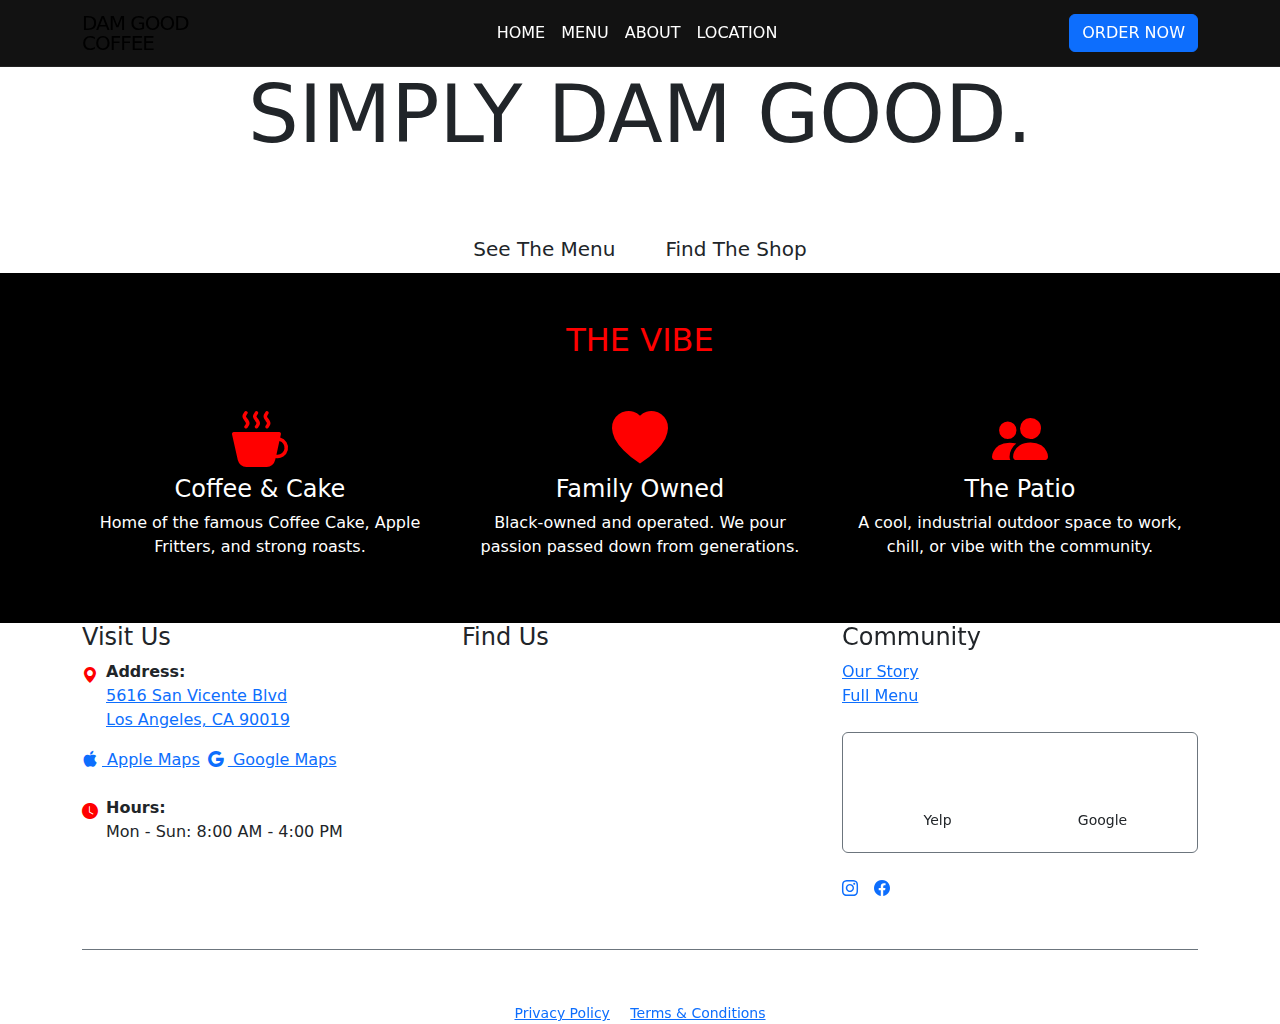
<file: index.html>
<!DOCTYPE html>
<html lang="en">
  <head>
    <meta charset="UTF-8" />
    <meta name="viewport" content="width=device-width, initial-scale=1.0" />
    <meta http-equiv="X-UA-Compatible" content="ie=edge" />
    <title>Dam Good Coffee | Mid-Wilshire's Best Black-Owned Coffee Shop</title>
    <meta
      name="description"
      content="Mid-Wilshire's favorite Black-owned coffee shop. Serving organic espresso, massive coffee cake, and donuts in a cool, industrial patio setting."
    />
    <meta name="keywords" content="coffee shop Los Angeles, Dam Good Coffee, black-owned coffee, Mid-Wilshire coffee, organic espresso, coffee cake, San Vicente Blvd" />
    <meta name="author" content="Dam Good Coffee" />
    <link rel="canonical" href="https://damgoodcoffee.com/" />
    
    <!-- Open Graph / Facebook -->
    <meta property="og:type" content="website" />
    <meta property="og:url" content="https://damgoodcoffee.com/" />
    <meta property="og:title" content="Dam Good Coffee | Mid-Wilshire's Best Black-Owned Coffee Shop" />
    <meta property="og:description" content="Mid-Wilshire's favorite Black-owned coffee shop. Serving organic espresso, massive coffee cake, and donuts in a cool, industrial patio setting." />
    <meta property="og:image" content="https://damgoodcoffee.com/assets/header.jpg" />
    
    <!-- Twitter -->
    <meta property="twitter:card" content="summary_large_image" />
    <meta property="twitter:url" content="https://damgoodcoffee.com/" />
    <meta property="twitter:title" content="Dam Good Coffee | Mid-Wilshire's Best Black-Owned Coffee Shop" />
    <meta property="twitter:description" content="Mid-Wilshire's favorite Black-owned coffee shop. Serving organic espresso, massive coffee cake, and donuts in a cool, industrial patio setting." />
    <meta property="twitter:image" content="https://damgoodcoffee.com/assets/header.jpg" />
    
    <!-- Business Info -->
    <meta name="geo.region" content="US-CA" />
    <meta name="geo.placename" content="Los Angeles" />
    <meta name="geo.position" content="34.062038;-118.352861" />
    <meta name="ICBM" content="34.062038, -118.352861" />

    <link rel="stylesheet" href="styles.css" />

    <script defer src="https://friconix.com/cdn/friconix.js"></script>

    <link
      href="https://cdn.jsdelivr.net/npm/bootstrap@5.3.3/dist/css/bootstrap.min.css"
      rel="stylesheet"
      crossorigin="anonymous"
    />

    <link rel="preconnect" href="https://fonts.googleapis.com" />
    <link rel="preconnect" href="https://fonts.gstatic.com" crossorigin />
    <link
      href="https://fonts.googleapis.com/css2?family=Anton&family=Poppins:wght@600;700;800&family=Montserrat:wght@300;400;600;700&display=swap"
      rel="stylesheet"
    />

    <link
      rel="stylesheet"
      href="https://cdn.jsdelivr.net/npm/bootstrap-icons@1.11.3/font/bootstrap-icons.min.css"
    />
  </head>
  <body class="dark-mode">
    <nav class="navbar navbar-expand-lg sticky-top">
      <div class="container">
        <a class="navbar-brand logo-font" href="index.html"
          >DAM GOOD<br />COFFEE</a
        >

        <button
          class="navbar-toggler navbar-dark"
          type="button"
          data-bs-toggle="collapse"
          data-bs-target="#navbarContent"
          aria-label="Toggle navigation"
        >
          <span class="navbar-toggler-icon navbar-toggler-inverted"></span>
        </button>

        <div class="collapse navbar-collapse" id="navbarContent">
          <ul class="navbar-nav mx-auto align-items-center">
            <li class="nav-item">
              <a class="nav-link active" href="index.html">Home</a>
            </li>
            <li class="nav-item">
              <a class="nav-link" href="menu.html">Menu</a>
            </li>
            <li class="nav-item">
              <a class="nav-link" href="about.html">About</a>
            </li>
            <li class="nav-item">
              <a class="nav-link" href="#contact">Location</a>
            </li>
          </ul>
          <button
            class="btn btn-primary"
            onclick="window.location.href='#contact'"
          >
            ORDER NOW
          </button>
        </div>
      </div>
    </nav>

    <header class="hero">
      <div class="hero-overlay"></div>
      <div class="container hero-content text-center">
        <h1 class="display-1 logo-font">SIMPLY DAM GOOD.</h1>
        <p class="lead mb-4 text-white">
          Mid-Wilshire's favorite Black-owned coffee spot.
        </p>
        <div class="d-flex justify-content-center gap-3">
          <button
            class="btn btn-red btn-lg"
            onclick="window.location.href='menu.html'"
          >
            See The Menu
          </button>
          <button
            class="btn btn-outline-white btn-lg"
            onclick="window.location.href='#contact'"
          >
            Find The Shop
          </button>
        </div>
      </div>
    </header>

    <section class="py-5 bg-black text-white position-relative">
      <div class="container text-center position-relative z-2">
        <h2 class="mb-5 section-title-white logo-font text-red">THE VIBE</h2>
        <div class="row g-4">
          <div class="col-md-4">
            <div class="feature-card h-100">
              <i class="bi bi-cup-hot-fill display-4 text-red mb-3"></i>
              <h4 class="logo-font">Coffee & Cake</h4>
              <p class="text-grey">
                Home of the famous Coffee Cake, Apple Fritters, and strong
                roasts.
              </p>
            </div>
          </div>
          <div class="col-md-4">
            <div class="feature-card h-100">
              <i class="bi bi-heart-fill display-4 text-red mb-3"></i>
              <h4 class="logo-font">Family Owned</h4>
              <p class="text-grey">
                Black-owned and operated. We pour passion passed down from
                generations.
              </p>
            </div>
          </div>
          <div class="col-md-4">
            <div class="feature-card h-100">
              <i class="bi bi-people-fill display-4 text-red mb-3"></i>
              <h4 class="logo-font">The Patio</h4>
              <p class="text-grey">
                A cool, industrial outdoor space to work, chill, or vibe with
                the community.
              </p>
            </div>
          </div>
        </div>
      </div>
    </section>

    <footer id="contact" class="footer-section">
      <div class="container">
        <div class="row gy-5">
          <div class="col-md-4">
            <h4 class="footer-heading logo-font">Visit Us</h4>
            <ul class="list-unstyled">
              <li class="mb-4">
                <div class="d-flex align-items-start">
                  <i class="bi bi-geo-alt-fill me-2 mt-1 text-red"></i>
                  <div>
                    <strong>Address:</strong><br />
                    <a href="#" class="contact-link">
                      5616 San Vicente Blvd<br />
                      Los Angeles, CA 90019
                    </a>
                  </div>
                </div>
                <div class="map-buttons mt-3 d-flex gap-2 flex-wrap">
                  <a
                    href="https://maps.apple.com/place?place-id=I1D75FC6639A49CE5&address=5616+San+Vicente+Blvd%2C+Los+Angeles%2C+CA++90019%2C+United+States&coordinate=34.0539704%2C-118.3554223&name=Dam+Good+Coffee&_provider=9902"
                    class="btn-map apple-map"
                    target="_blank"
                    rel="noopener"
                  >
                    <i class="bi bi-apple me-1"></i> Apple Maps
                  </a>
                  <a
                    href="https://www.google.com/maps/place/Dam+Good+Coffee/@34.0539815,-118.3580197,1577m/data=!3m2!1e3!4b1!4m6!3m5!1s0x80c2b976ce0e6f07:0xc114c45b64f78272!8m2!3d34.0539815!4d-118.3554448!16s%2Fg%2F11p12xt2b7!5m1!1e2?entry=ttu&g_ep=EgoyMDI1MTIwOS4wIKXMDSoKLDEwMDc5MjA3MUgBUAM%3D"
                    class="btn-map google-map"
                    target="_blank"
                    rel="noopener"
                  >
                    <i class="bi bi-google me-1"></i> Google Maps
                  </a>
                </div>
              </li>
              <li class="mb-3">
                <div class="d-flex align-items-start">
                  <i class="bi bi-clock-fill me-2 mt-1 text-red"></i>
                  <div>
                    <strong>Hours:</strong><br />
                    Mon - Sun: 8:00 AM - 4:00 PM
                  </div>
                </div>
              </li>
            </ul>
          </div>

          <div class="col-md-4">
            <h4 class="footer-heading logo-font">Find Us</h4>
            <iframe
              class="map-container map-iframe"
              src="https://www.google.com/maps/embed?pb=!1m18!1m12!1m3!1d3305.6!2d-118.3!3d34.0!2m3!1f0!2f0!3f0!3m2!1i1024!2i768!4f13.1!3m3!1m2!1s0x0%3A0x0!2zMzTCsDAzJzE4LjAiTiAxMTjCsDIxJzEwLjAiVw!5e0!3m2!1sen!2sus!4v1234567890"
              width="100%"
              height="200"
              title="Dam Good Coffee Location Map"
              allowfullscreen=""
              loading="lazy"
            >
            </iframe>
          </div>

          <div class="col-md-4">
            <h4 class="footer-heading logo-font">Community</h4>
            <ul class="list-unstyled mb-4">
              <li><a href="about.html" class="footer-link">Our Story</a></li>
              <li><a href="menu.html" class="footer-link">Full Menu</a></li>
            </ul>

            <div class="review-box p-3 border border-secondary rounded">
              <h5 class="mb-2 text-white logo-font">Love the coffee?<br>Leave us a review!</h5>
              <div class="d-flex gap-2">
                <a href="https://www.yelp.com/biz/dam-good-coffee-los-angeles" target="_blank" rel="noopener" class="btn btn-sm btn-yelp w-50">Yelp</a>
                <a href="https://www.google.com/search?q=google+review+dam+good+coffee&rlz=1C5CHFA_en&oq=google+review+dam+good+coffee&gs_lcrp=EgZjaHJvbWUyCQgAEEUYORigATIGCAEQRRhA0gEINDU2NGowajeoAgCwAgA&sourceid=chrome&ie=UTF-8&lqi=Ch1nb29nbGUgcmV2aWV3IGRhbSBnb29kIGNvZmZlZSIFOAGIAQFIx5KyroS1gIAIWh0QABABEAIYABgBGAIiD2RhbSBnb29kIGNvZmZlZZIBC2NvZmZlZV9zaG9wmgEjQ2haRFNVaE5NRzluUzBWSlEwRm5TVU5QTW5aaFQxaDNFQUXgAQD6AQQIARAw#rlimm=13912961045669315186" target="_blank" rel="noopener" class="btn btn-sm btn-google w-50">Google</a>
              </div>
            </div>

            <div class="mt-4 d-flex gap-3 social-icons">
              <a href="https://www.instagram.com/damgoodcoffee_/?hl=en" target="_blank" rel="noopener" aria-label="Visit our Instagram"><i class="bi bi-instagram"></i></a>
              <a href="https://www.facebook.com/littleamsterdamcoffee/" target="_blank" rel="noopener" aria-label="Visit our Facebook"><i class="bi bi-facebook"></i></a>
            </div>
          </div>
        </div>
        <div class="text-center mt-5 pt-4 border-top border-secondary">
          <p class="small text-white-50 mb-2">© 2025 Dam Good Coffee.</p>
          <div class="small">
            <a href="privacy-policy.html" class="footer-link me-3">Privacy Policy</a>
            <a href="terms.html" class="footer-link">Terms & Conditions</a>
          </div>
        </div>
      </div>
    </footer>

    <script
      src="https://cdn.jsdelivr.net/npm/bootstrap@5.3.3/dist/js/bootstrap.bundle.min.js"
      crossorigin="anonymous"
    ></script>
  </body>
</html>
</file>
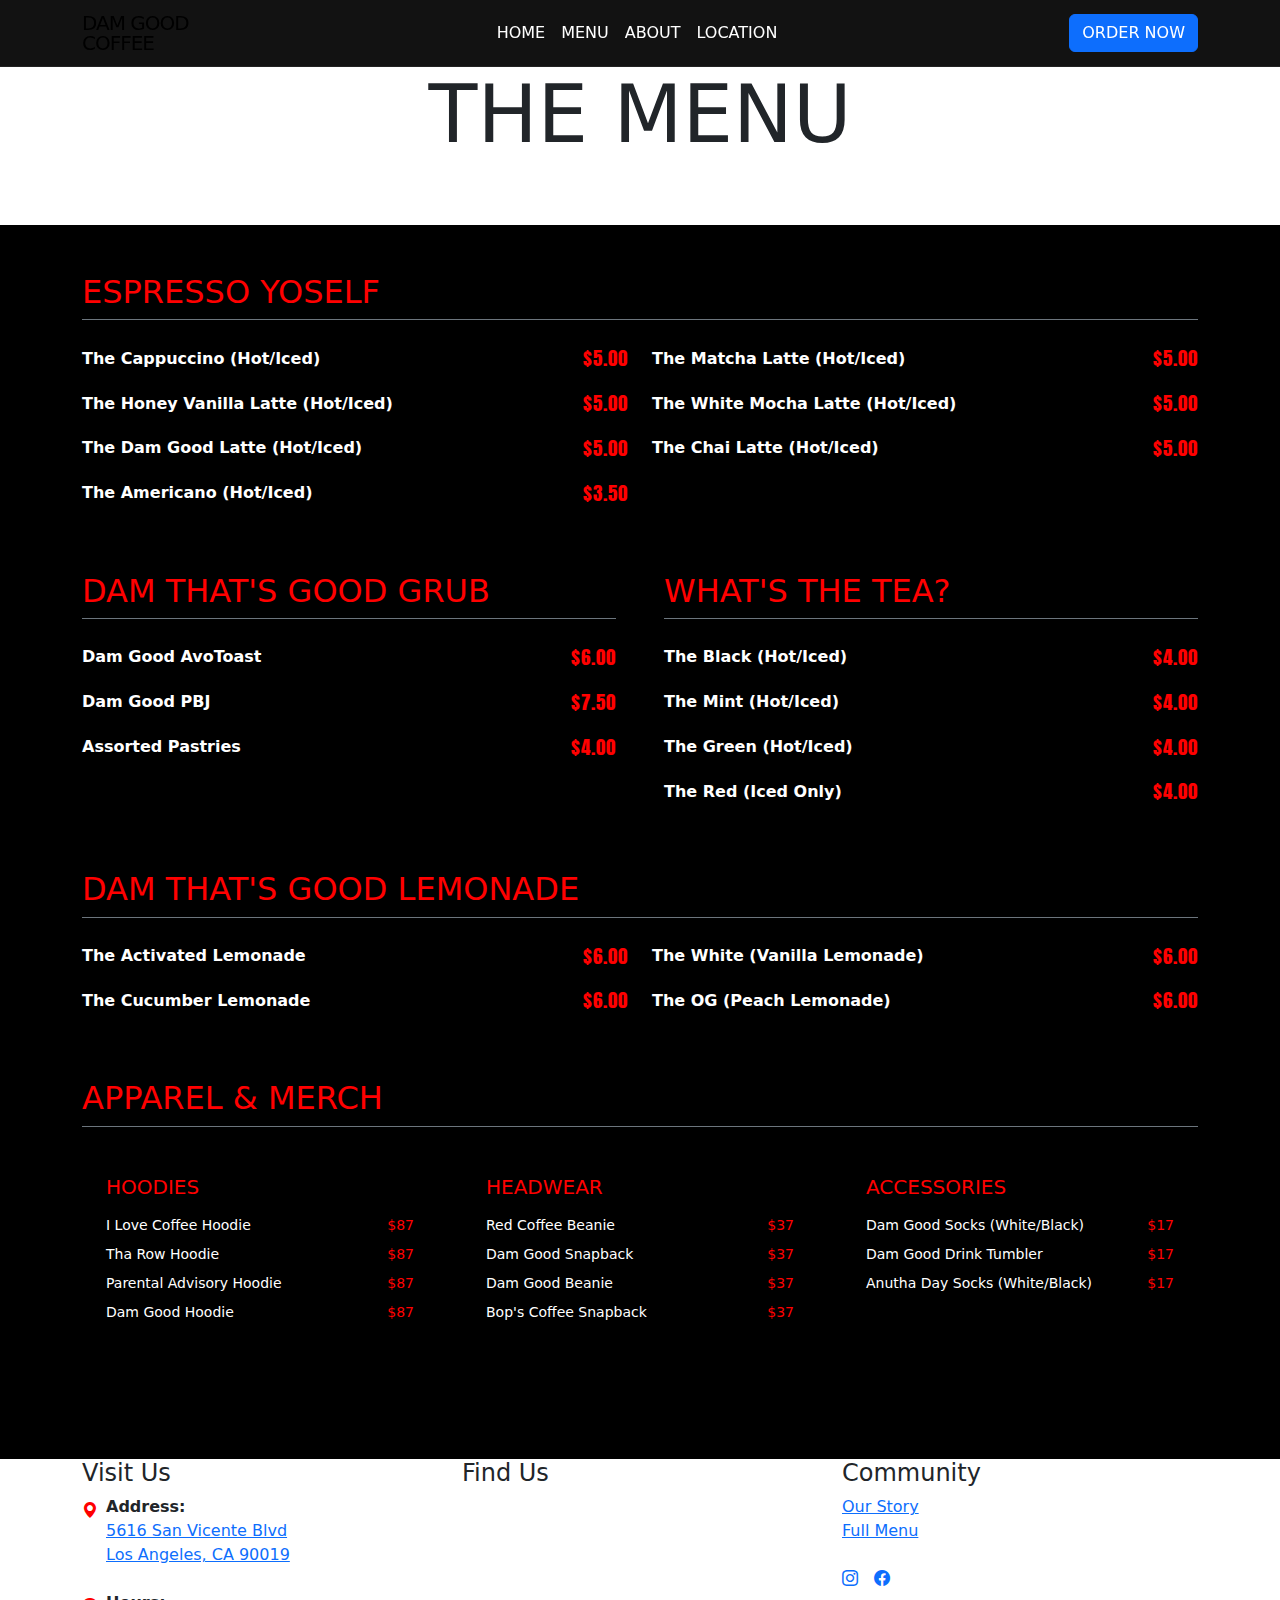
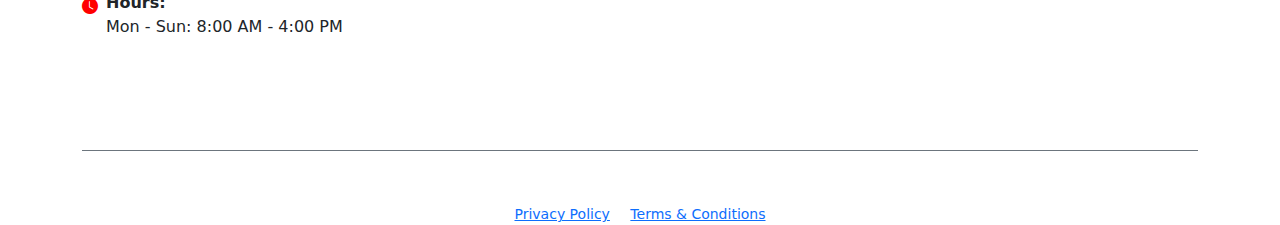
<file: menu.html>
<!DOCTYPE html>
<html lang="en">
  <head>
    <meta charset="UTF-8" />
    <meta name="viewport" content="width=device-width, initial-scale=1.0" />
    <meta http-equiv="X-UA-Compatible" content="ie=edge" />
    <title>Menu | Dam Good Coffee - Organic Espresso & Fresh Pastries</title>
    <meta
      name="description"
      content="Explore our menu. Organic espresso, matcha lattes, fresh pastries, and our exclusive Dam Good merchandise."
    />
    <meta name="keywords" content="coffee menu, espresso drinks, matcha latte, coffee cake, pastries, Dam Good Coffee menu, Los Angeles coffee" />
    <link rel="canonical" href="https://damgoodcoffee.com/menu.html" />
    
    <!-- Open Graph / Facebook -->
    <meta property="og:type" content="website" />
    <meta property="og:url" content="https://damgoodcoffee.com/menu.html" />
    <meta property="og:title" content="Menu | Dam Good Coffee" />
    <meta property="og:description" content="Organic espresso, matcha lattes, fresh pastries, and exclusive Dam Good merchandise." />
    <meta property="og:image" content="https://damgoodcoffee.com/assets/menu-header.jpg" />

    <link rel="stylesheet" href="styles.css" />

    <script defer src="https://friconix.com/cdn/friconix.js"></script>

    <link
      href="https://cdn.jsdelivr.net/npm/bootstrap@5.3.3/dist/css/bootstrap.min.css"
      rel="stylesheet"
      crossorigin="anonymous"
    />

    <link rel="preconnect" href="https://fonts.googleapis.com" />
    <link rel="preconnect" href="https://fonts.gstatic.com" crossorigin />
    <link
      href="https://fonts.googleapis.com/css2?family=Anton&family=Poppins:wght@600;700;800&family=Montserrat:wght@300;400;600;700&display=swap"
      rel="stylesheet"
    />

    <link
      rel="stylesheet"
      href="https://cdn.jsdelivr.net/npm/bootstrap-icons@1.11.3/font/bootstrap-icons.min.css"
    />
  </head>
  <body class="dark-mode">
    <nav class="navbar navbar-expand-lg sticky-top">
      <div class="container">
        <a class="navbar-brand logo-font" href="index.html"
          >DAM GOOD<br />COFFEE</a
        >

        <button
          class="navbar-toggler navbar-dark"
          type="button"
          data-bs-toggle="collapse"
          data-bs-target="#navbarContent"
          aria-label="Toggle navigation"
        >
          <span class="navbar-toggler-icon navbar-toggler-inverted"></span>
        </button>

        <div class="collapse navbar-collapse" id="navbarContent">
          <ul class="navbar-nav mx-auto align-items-center">
            <li class="nav-item">
              <a class="nav-link" href="index.html">Home</a>
            </li>
            <li class="nav-item">
              <a class="nav-link active" href="menu.html">Menu</a>
            </li>
            <li class="nav-item">
              <a class="nav-link" href="about.html">About</a>
            </li>
            <li class="nav-item">
              <a class="nav-link" href="#contact">Location</a>
            </li>
          </ul>
          <button
            class="btn btn-primary"
            onclick="window.location.href='#contact'"
          >
            ORDER NOW
          </button>
        </div>
      </div>
    </nav>

    <header class="hero menu-hero">
      <div class="hero-overlay"></div>
      <div class="container hero-content text-center">
        <h1 class="display-1 logo-font">THE MENU</h1>
        <p class="lead mb-4 text-white">
          Organic Roasts. Fresh Grub. Street Apparel.
        </p>
      </div>
    </header>

    <section class="py-5 bg-black">
      <div class="container">
        <div class="menu-category-wrapper mb-5">
          <h2
            class="logo-font text-red border-bottom border-secondary pb-2 mb-4"
          >
            ESPRESSO YOSELF
          </h2>
          <div class="row g-4">
            <div class="col-md-6">
              <div
                class="menu-item d-flex justify-content-between align-items-center mb-3"
              >
                <span class="text-white fw-bold"
                  >The Cappuccino (Hot/Iced)</span
                >
                <span class="menu-price text-red logo-font">$5.00</span>
              </div>
              <div
                class="menu-item d-flex justify-content-between align-items-center mb-3"
              >
                <span class="text-white fw-bold"
                  >The Honey Vanilla Latte (Hot/Iced)</span
                >
                <span class="menu-price text-red logo-font">$5.00</span>
              </div>
              <div
                class="menu-item d-flex justify-content-between align-items-center mb-3"
              >
                <span class="text-white fw-bold"
                  >The Dam Good Latte (Hot/Iced)</span
                >
                <span class="menu-price text-red logo-font">$5.00</span>
              </div>
              <div
                class="menu-item d-flex justify-content-between align-items-center mb-3"
              >
                <span class="text-white fw-bold">The Americano (Hot/Iced)</span>
                <span class="menu-price text-red logo-font">$3.50</span>
              </div>
            </div>
            <div class="col-md-6">
              <div
                class="menu-item d-flex justify-content-between align-items-center mb-3"
              >
                <span class="text-white fw-bold"
                  >The Matcha Latte (Hot/Iced)</span
                >
                <span class="menu-price text-red logo-font">$5.00</span>
              </div>
              <div
                class="menu-item d-flex justify-content-between align-items-center mb-3"
              >
                <span class="text-white fw-bold"
                  >The White Mocha Latte (Hot/Iced)</span
                >
                <span class="menu-price text-red logo-font">$5.00</span>
              </div>
              <div
                class="menu-item d-flex justify-content-between align-items-center mb-3"
              >
                <span class="text-white fw-bold"
                  >The Chai Latte (Hot/Iced)</span
                >
                <span class="menu-price text-red logo-font">$5.00</span>
              </div>
            </div>
          </div>
        </div>

        <div class="row g-5 mb-5">
          <div class="col-lg-6">
            <h2
              class="logo-font text-red border-bottom border-secondary pb-2 mb-4"
            >
              DAM THAT'S GOOD GRUB
            </h2>
            <div
              class="menu-item d-flex justify-content-between align-items-center mb-3"
            >
              <span class="text-white fw-bold">Dam Good AvoToast</span>
              <span class="menu-price text-red logo-font">$6.00</span>
            </div>
            <div
              class="menu-item d-flex justify-content-between align-items-center mb-3"
            >
              <span class="text-white fw-bold">Dam Good PBJ</span>
              <span class="menu-price text-red logo-font">$7.50</span>
            </div>
            <div
              class="menu-item d-flex justify-content-between align-items-center mb-3"
            >
              <span class="text-white fw-bold">Assorted Pastries</span>
              <span class="menu-price text-red logo-font">$4.00</span>
            </div>
          </div>

          <div class="col-lg-6">
            <h2
              class="logo-font text-red border-bottom border-secondary pb-2 mb-4"
            >
              WHAT'S THE TEA?
            </h2>
            <div
              class="menu-item d-flex justify-content-between align-items-center mb-3"
            >
              <span class="text-white fw-bold">The Black (Hot/Iced)</span>
              <span class="menu-price text-red logo-font">$4.00</span>
            </div>
            <div
              class="menu-item d-flex justify-content-between align-items-center mb-3"
            >
              <span class="text-white fw-bold">The Mint (Hot/Iced)</span>
              <span class="menu-price text-red logo-font">$4.00</span>
            </div>
            <div
              class="menu-item d-flex justify-content-between align-items-center mb-3"
            >
              <span class="text-white fw-bold">The Green (Hot/Iced)</span>
              <span class="menu-price text-red logo-font">$4.00</span>
            </div>
            <div
              class="menu-item d-flex justify-content-between align-items-center mb-3"
            >
              <span class="text-white fw-bold">The Red (Iced Only)</span>
              <span class="menu-price text-red logo-font">$4.00</span>
            </div>
          </div>
        </div>

        <div class="menu-category-wrapper mb-5">
          <h2
            class="logo-font text-red border-bottom border-secondary pb-2 mb-4"
          >
            DAM THAT'S GOOD LEMONADE
          </h2>
          <div class="row">
            <div class="col-md-6">
              <div
                class="menu-item d-flex justify-content-between align-items-center mb-3"
              >
                <span class="text-white fw-bold">The Activated Lemonade</span>
                <span class="menu-price text-red logo-font">$6.00</span>
              </div>
              <div
                class="menu-item d-flex justify-content-between align-items-center mb-3"
              >
                <span class="text-white fw-bold">The Cucumber Lemonade</span>
                <span class="menu-price text-red logo-font">$6.00</span>
              </div>
            </div>
            <div class="col-md-6">
              <div
                class="menu-item d-flex justify-content-between align-items-center mb-3"
              >
                <span class="text-white fw-bold"
                  >The White (Vanilla Lemonade)</span
                >
                <span class="menu-price text-red logo-font">$6.00</span>
              </div>
              <div
                class="menu-item d-flex justify-content-between align-items-center mb-3"
              >
                <span class="text-white fw-bold">The OG (Peach Lemonade)</span>
                <span class="menu-price text-red logo-font">$6.00</span>
              </div>
            </div>
          </div>
        </div>

        <div class="menu-category-wrapper mb-5">
          <h2
            class="logo-font text-red border-bottom border-secondary pb-2 mb-4"
          >
            APPAREL & MERCH
          </h2>
          <div class="row g-4">
            <div class="col-md-4">
              <div class="feature-card h-100 p-4">
                <h5 class="logo-font text-red">HOODIES</h5>
                <ul class="list-unstyled mt-3 text-white small">
                  <li class="d-flex justify-content-between mb-2">
                    <span>I Love Coffee Hoodie</span>
                    <span class="text-red">$87</span>
                  </li>
                  <li class="d-flex justify-content-between mb-2">
                    <span>Tha Row Hoodie</span>
                    <span class="text-red">$87</span>
                  </li>
                  <li class="d-flex justify-content-between mb-2">
                    <span>Parental Advisory Hoodie</span>
                    <span class="text-red">$87</span>
                  </li>
                  <li class="d-flex justify-content-between mb-2">
                    <span>Dam Good Hoodie</span>
                    <span class="text-red">$87</span>
                  </li>
                </ul>
              </div>
            </div>
            <div class="col-md-4">
              <div class="feature-card h-100 p-4">
                <h5 class="logo-font text-red">HEADWEAR</h5>
                <ul class="list-unstyled mt-3 text-white small">
                  <li class="d-flex justify-content-between mb-2">
                    <span>Red Coffee Beanie</span>
                    <span class="text-red">$37</span>
                  </li>
                  <li class="d-flex justify-content-between mb-2">
                    <span>Dam Good Snapback</span>
                    <span class="text-red">$37</span>
                  </li>
                  <li class="d-flex justify-content-between mb-2">
                    <span>Dam Good Beanie</span>
                    <span class="text-red">$37</span>
                  </li>
                  <li class="d-flex justify-content-between mb-2">
                    <span>Bop's Coffee Snapback</span>
                    <span class="text-red">$37</span>
                  </li>
                </ul>
              </div>
            </div>
            <div class="col-md-4">
              <div class="feature-card h-100 p-4">
                <h5 class="logo-font text-red">ACCESSORIES</h5>
                <ul class="list-unstyled mt-3 text-white small">
                  <li class="d-flex justify-content-between mb-2">
                    <span>Dam Good Socks (White/Black)</span>
                    <span class="text-red">$17</span>
                  </li>
                  <li class="d-flex justify-content-between mb-2">
                    <span>Dam Good Drink Tumbler</span>
                    <span class="text-red">$17</span>
                  </li>
                  <li class="d-flex justify-content-between mb-2">
                    <span>Anutha Day Socks (White/Black)</span>
                    <span class="text-red">$17</span>
                  </li>
                </ul>
              </div>
            </div>
          </div>
        </div>
      </div>
    </section>

    <footer id="contact" class="footer-section">
      <div class="container">
        <div class="row gy-5">
          <div class="col-md-4">
            <h4 class="footer-heading logo-font">Visit Us</h4>
            <ul class="list-unstyled">
              <li class="mb-4">
                <div class="d-flex align-items-start">
                  <i class="bi bi-geo-alt-fill me-2 mt-1 text-red"></i>
                  <div>
                    <strong>Address:</strong><br />
                    <a href="#" class="contact-link"
                      >5616 San Vicente Blvd<br />Los Angeles, CA 90019</a
                    >
                  </div>
                </div>
              </li>
              <li class="mb-3">
                <div class="d-flex align-items-start">
                  <i class="bi bi-clock-fill me-2 mt-1 text-red"></i>
                  <div>
                    <strong>Hours:</strong><br />Mon - Sun: 8:00 AM - 4:00 PM
                  </div>
                </div>
              </li>
            </ul>
          </div>
          <div class="col-md-4">
            <h4 class="footer-heading logo-font">Find Us</h4>
            <iframe
              class="map-container map-iframe"
              src="https://www.google.com/maps/embed?pb=!1m18!1m12!1m3!1d3305.6!2d-118.3!3d34.0!2m3!1f0!2f0!3f0!3m2!1i1024!2i768!4f13.1!3m3!1m2!1s0x0%3A0x0!2zMzTCsDAzJzE4LjAiTiAxMTjCsDIxJzEwLjAiVw!5e0!3m2!1sen!2sus!4v1234567890"
              width="100%"
              height="200"
              title="Dam Good Coffee Location Map"
              allowfullscreen=""
              loading="lazy"
            ></iframe>
          </div>
          <div class="col-md-4">
            <h4 class="footer-heading logo-font">Community</h4>
            <ul class="list-unstyled mb-4">
              <li><a href="about.html" class="footer-link">Our Story</a></li>
              <li><a href="menu.html" class="footer-link">Full Menu</a></li>
            </ul>
            <div class="mt-4 d-flex gap-3 social-icons">
              <a href="https://www.instagram.com/damgoodcoffee_/?hl=en" target="_blank" rel="noopener" aria-label="Visit our Instagram"><i class="bi bi-instagram"></i></a>
              <a href="https://www.facebook.com/littleamsterdamcoffee/" target="_blank" rel="noopener" aria-label="Visit our Facebook"><i class="bi bi-facebook"></i></a>
            </div>
          </div>
        </div>
        <div class="text-center mt-5 pt-4 border-top border-secondary">
          <p class="small text-white-50 mb-2">© 2025 Dam Good Coffee.</p>
          <div class="small">
            <a href="privacy-policy.html" class="footer-link me-3">Privacy Policy</a>
            <a href="terms.html" class="footer-link">Terms & Conditions</a>
          </div>
        </div>
      </div>
    </footer>

    <script
      src="https://cdn.jsdelivr.net/npm/bootstrap@5.3.3/dist/js/bootstrap.bundle.min.js"
      crossorigin="anonymous"
    ></script>
  </body>
</html>
</file>
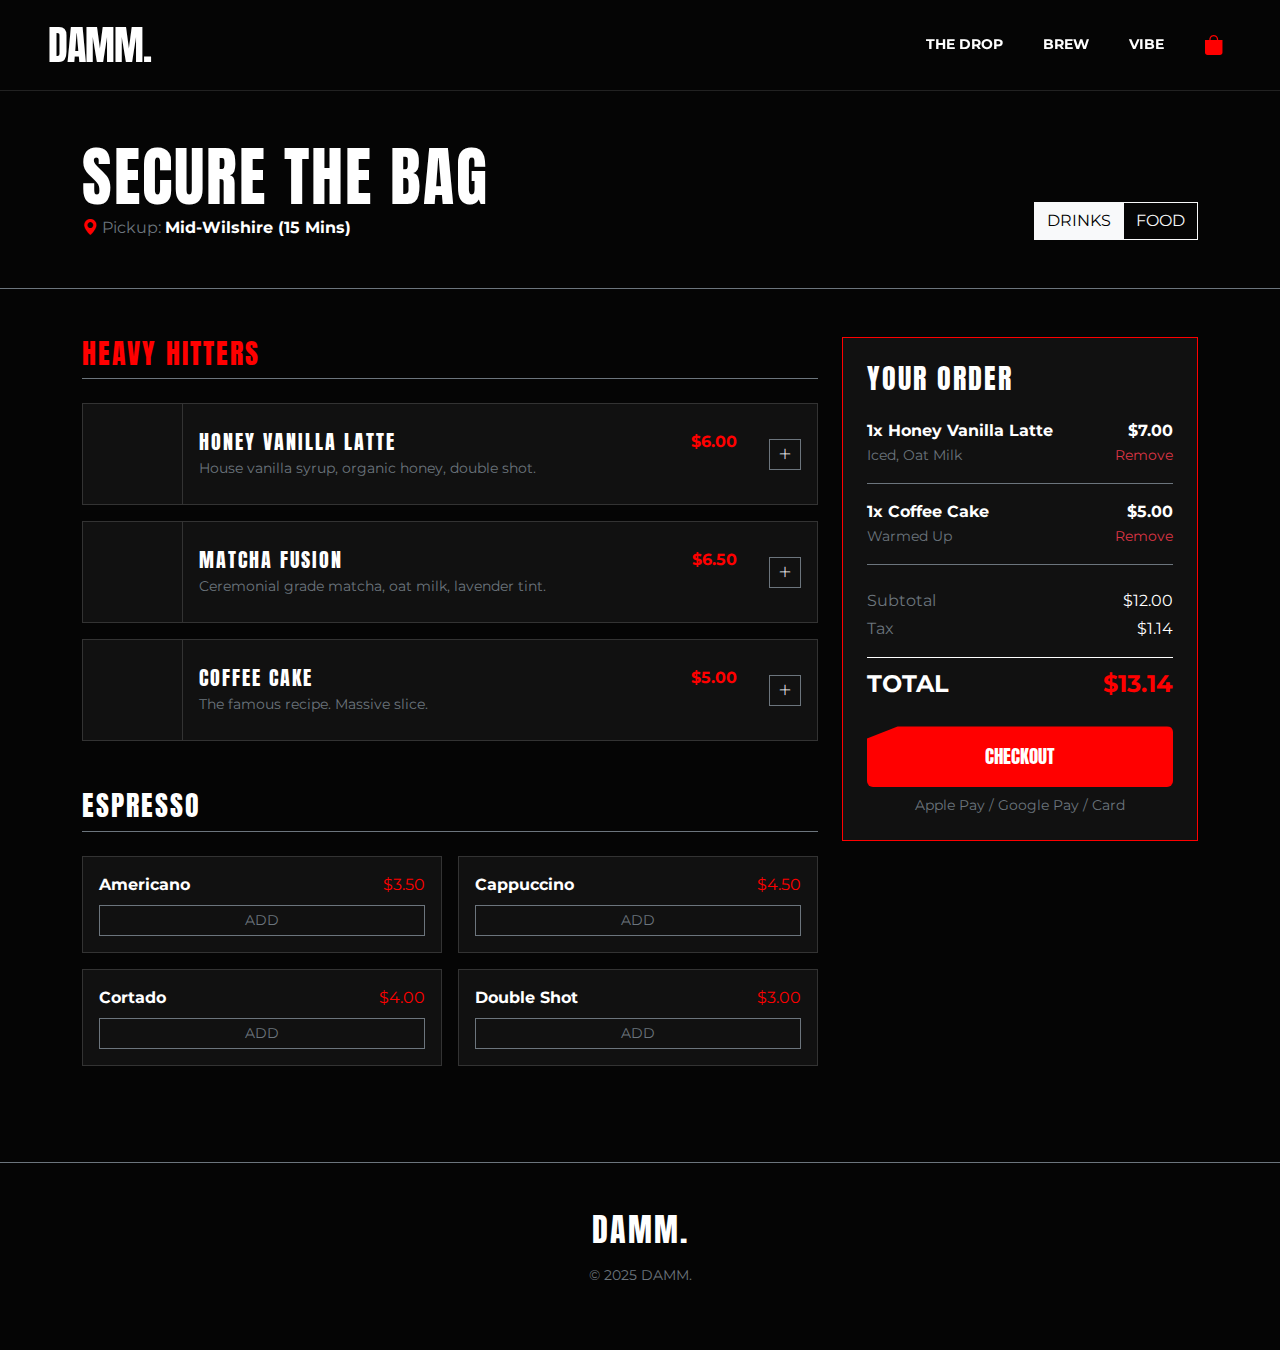
<file: order.html>
<!DOCTYPE html>
<html lang="en">
  <head>
    <meta charset="UTF-8" />
    <meta name="viewport" content="width=device-width, initial-scale=1.0" />
    <meta http-equiv="X-UA-Compatible" content="ie=edge" />
    <title>Start Order | DAMM</title>
    <meta
      name="description"
      content="Order ahead. Skip the line. Secure the caffeine."
    />

    <link
      href="https://cdn.jsdelivr.net/npm/bootstrap@5.3.3/dist/css/bootstrap.min.css"
      rel="stylesheet"
      crossorigin="anonymous"
    />

    <link rel="preconnect" href="https://fonts.googleapis.com" />
    <link rel="preconnect" href="https://fonts.gstatic.com" crossorigin />
    <link
      href="https://fonts.googleapis.com/css2?family=Anton&family=Montserrat:wght@400;500;700;900&display=swap"
      rel="stylesheet"
    />

    <link
      rel="stylesheet"
      href="https://cdn.jsdelivr.net/npm/bootstrap-icons@1.11.3/font/bootstrap-icons.min.css"
    />

    <link rel="stylesheet" href="styles.css" />
  </head>
  <body>
    <nav class="navbar navbar-expand-lg sticky-top">
      <div class="container-fluid px-5">
        <a class="navbar-brand font-display text-white" href="index.html"
          >DAMM.</a
        >

        <button
          class="navbar-toggler"
          type="button"
          data-bs-toggle="collapse"
          data-bs-target="#navbarNav"
          style="border: none"
        >
          <i class="bi bi-list text-white fs-1"></i>
        </button>

        <div class="collapse navbar-collapse" id="navbarNav">
          <ul class="navbar-nav ms-auto align-items-center gap-4">
            <li class="nav-item">
              <a class="nav-link" href="shop.html">The Drop</a>
            </li>
            <li class="nav-item">
              <a class="nav-link active" href="brew.html">Brew</a>
            </li>
            <li class="nav-item">
              <a class="nav-link" href="vibe.html">Vibe</a>
            </li>
            <li class="nav-item">
              <a class="nav-link" href="order.html">
                <i class="bi bi-bag-fill fs-5 text-red"></i>
              </a>
            </li>
          </ul>
        </div>
      </div>
    </nav>

    <header class="py-5 border-bottom border-secondary">
      <div class="container">
        <div
          class="d-flex justify-content-between align-items-end flex-wrap gap-3"
        >
          <div>
            <h1 class="display-3 font-display text-white mb-0">
              SECURE THE BAG
            </h1>
            <p class="text-secondary mb-0">
              <i class="bi bi-geo-alt-fill text-red"></i> Pickup:
              <span class="text-white fw-bold">Mid-Wilshire (15 Mins)</span>
            </p>
          </div>
          <div>
            <div class="btn-group" role="group">
              <button
                type="button"
                class="btn btn-outline-light rounded-0 active"
              >
                DRINKS
              </button>
              <button type="button" class="btn btn-outline-light rounded-0">
                FOOD
              </button>
            </div>
          </div>
        </div>
      </div>
    </header>

    <div class="container py-5">
      <div class="row">
        <div class="col-lg-8">
          <div class="mb-5">
            <h3
              class="font-display text-red border-bottom border-secondary pb-2 mb-4"
            >
              HEAVY HITTERS
            </h3>

            <div class="order-item-card d-flex align-items-center mb-3">
              <div
                class="order-img"
                style="
                  background-image: url('https://images.unsplash.com/photo-1541167760496-1628856ab772?ixlib=rb-1.2.1&auto=format&fit=crop&w=800&q=80');
                "
              ></div>
              <div class="flex-grow-1 p-3">
                <div class="d-flex justify-content-between">
                  <h5 class="font-display mb-1">Honey Vanilla Latte</h5>
                  <span class="fw-bold text-red">$6.00</span>
                </div>
                <p class="small text-secondary mb-0">
                  House vanilla syrup, organic honey, double shot.
                </p>
              </div>
              <div class="p-3">
                <button
                  class="btn btn-sm btn-outline-light rounded-0 border-secondary"
                >
                  <i class="bi bi-plus-lg"></i>
                </button>
              </div>
            </div>

            <div class="order-item-card d-flex align-items-center mb-3">
              <div
                class="order-img"
                style="
                  background-image: url('https://images.unsplash.com/photo-1515823064-d6e0c04616a7?ixlib=rb-1.2.1&auto=format&fit=crop&w=800&q=80');
                "
              ></div>
              <div class="flex-grow-1 p-3">
                <div class="d-flex justify-content-between">
                  <h5 class="font-display mb-1">Matcha Fusion</h5>
                  <span class="fw-bold text-red">$6.50</span>
                </div>
                <p class="small text-secondary mb-0">
                  Ceremonial grade matcha, oat milk, lavender tint.
                </p>
              </div>
              <div class="p-3">
                <button
                  class="btn btn-sm btn-outline-light rounded-0 border-secondary"
                >
                  <i class="bi bi-plus-lg"></i>
                </button>
              </div>
            </div>

            <div class="order-item-card d-flex align-items-center mb-3">
              <div
                class="order-img"
                style="
                  background-image: url('https://images.unsplash.com/photo-1627308595229-7830a5c91f9f?ixlib=rb-1.2.1&auto=format&fit=crop&w=800&q=80');
                "
              ></div>
              <div class="flex-grow-1 p-3">
                <div class="d-flex justify-content-between">
                  <h5 class="font-display mb-1">Coffee Cake</h5>
                  <span class="fw-bold text-red">$5.00</span>
                </div>
                <p class="small text-secondary mb-0">
                  The famous recipe. Massive slice.
                </p>
              </div>
              <div class="p-3">
                <button
                  class="btn btn-sm btn-outline-light rounded-0 border-secondary"
                >
                  <i class="bi bi-plus-lg"></i>
                </button>
              </div>
            </div>
          </div>

          <div class="mb-5">
            <h3
              class="font-display text-white border-bottom border-secondary pb-2 mb-4"
            >
              ESPRESSO
            </h3>

            <div class="row g-3">
              <div class="col-md-6">
                <div class="order-item-card p-3 h-100">
                  <div class="d-flex justify-content-between mb-2">
                    <span class="fw-bold">Americano</span>
                    <span class="text-red">$3.50</span>
                  </div>
                  <button
                    class="btn btn-sm w-100 btn-outline-secondary rounded-0"
                  >
                    ADD
                  </button>
                </div>
              </div>
              <div class="col-md-6">
                <div class="order-item-card p-3 h-100">
                  <div class="d-flex justify-content-between mb-2">
                    <span class="fw-bold">Cappuccino</span>
                    <span class="text-red">$4.50</span>
                  </div>
                  <button
                    class="btn btn-sm w-100 btn-outline-secondary rounded-0"
                  >
                    ADD
                  </button>
                </div>
              </div>
              <div class="col-md-6">
                <div class="order-item-card p-3 h-100">
                  <div class="d-flex justify-content-between mb-2">
                    <span class="fw-bold">Cortado</span>
                    <span class="text-red">$4.00</span>
                  </div>
                  <button
                    class="btn btn-sm w-100 btn-outline-secondary rounded-0"
                  >
                    ADD
                  </button>
                </div>
              </div>
              <div class="col-md-6">
                <div class="order-item-card p-3 h-100">
                  <div class="d-flex justify-content-between mb-2">
                    <span class="fw-bold">Double Shot</span>
                    <span class="text-red">$3.00</span>
                  </div>
                  <button
                    class="btn btn-sm w-100 btn-outline-secondary rounded-0"
                  >
                    ADD
                  </button>
                </div>
              </div>
            </div>
          </div>
        </div>

        <div class="col-lg-4">
          <div class="cart-summary sticky-cart p-4">
            <h3 class="font-display mb-4">YOUR ORDER</h3>

            <div
              class="d-flex justify-content-between align-items-start mb-3 border-bottom border-secondary pb-3"
            >
              <div>
                <div class="fw-bold">1x Honey Vanilla Latte</div>
                <small class="text-secondary">Iced, Oat Milk</small>
              </div>
              <div class="text-end">
                <div class="fw-bold">$7.00</div>
                <a href="#" class="text-danger small text-decoration-none"
                  >Remove</a
                >
              </div>
            </div>

            <div
              class="d-flex justify-content-between align-items-start mb-3 border-bottom border-secondary pb-3"
            >
              <div>
                <div class="fw-bold">1x Coffee Cake</div>
                <small class="text-secondary">Warmed Up</small>
              </div>
              <div class="text-end">
                <div class="fw-bold">$5.00</div>
                <a href="#" class="text-danger small text-decoration-none"
                  >Remove</a
                >
              </div>
            </div>

            <div class="mt-4">
              <div class="d-flex justify-content-between mb-1">
                <span class="text-secondary">Subtotal</span>
                <span>$12.00</span>
              </div>
              <div class="d-flex justify-content-between mb-3">
                <span class="text-secondary">Tax</span>
                <span>$1.14</span>
              </div>
              <div
                class="d-flex justify-content-between fs-4 fw-bold border-top border-white pt-2 mb-4"
              >
                <span>TOTAL</span>
                <span class="text-red">$13.14</span>
              </div>

              <button class="btn btn-hype w-100 py-3">CHECKOUT</button>
              <p class="text-center small text-secondary mt-2 mb-0">
                Apple Pay / Google Pay / Card
              </p>
            </div>
          </div>
        </div>
      </div>
    </div>

    <footer class="py-5 border-top border-secondary">
      <div class="container text-center">
        <h2 class="font-display mb-3">DAMM.</h2>
        <p class="text-secondary small">© 2025 DAMM.</p>
      </div>
    </footer>

    <script
      src="https://cdn.jsdelivr.net/npm/bootstrap@5.3.3/dist/js/bootstrap.bundle.min.js"
      crossorigin="anonymous"
    ></script>
  </body>
</html>
</file>
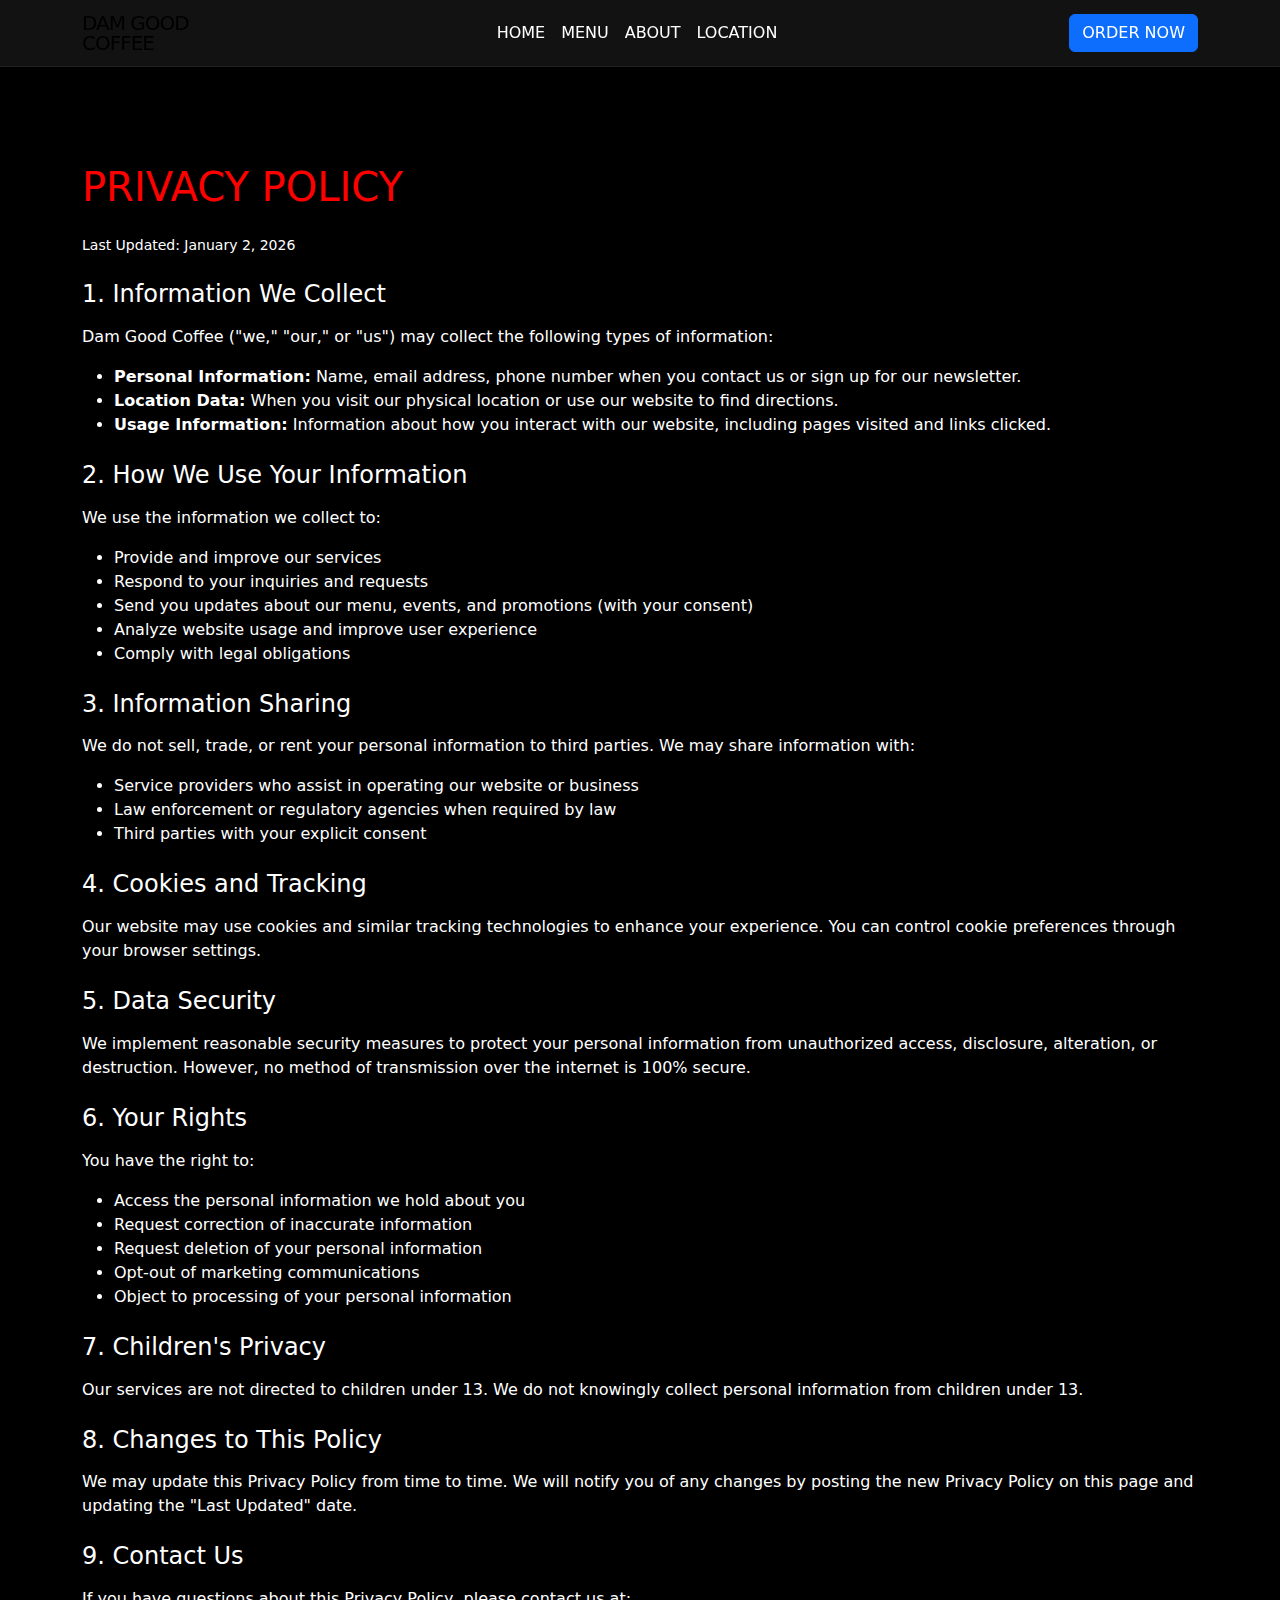
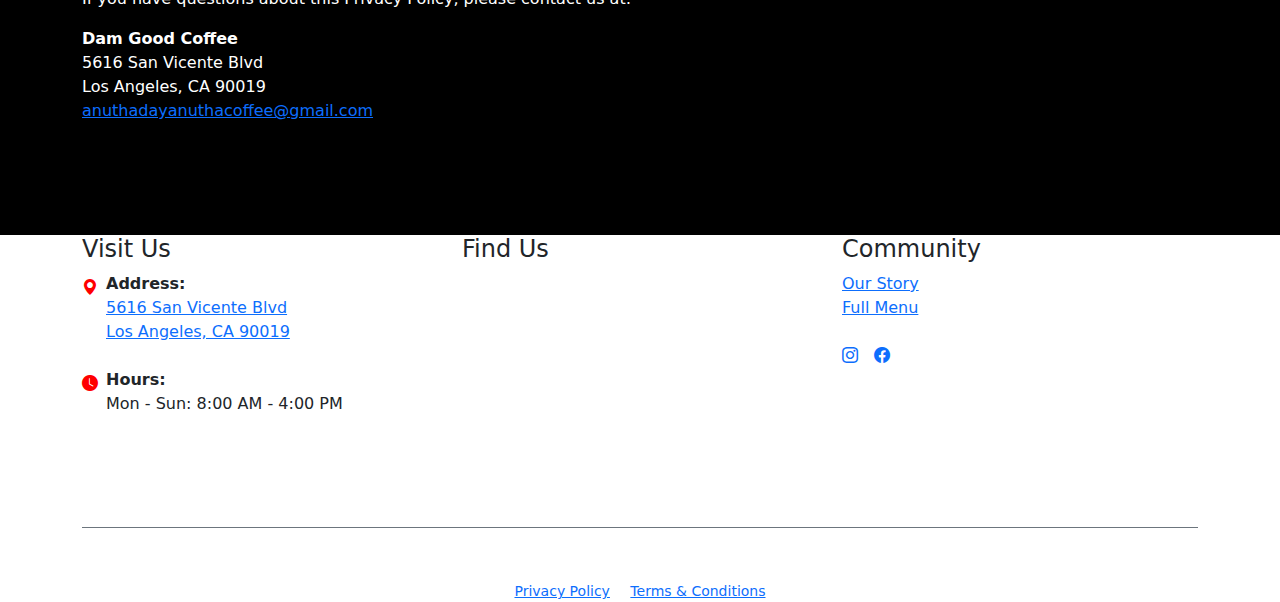
<file: privacy-policy.html>
<!DOCTYPE html>
<html lang="en">
  <head>
    <meta charset="UTF-8" />
    <meta name="viewport" content="width=device-width, initial-scale=1.0" />
    <meta http-equiv="X-UA-Compatible" content="ie=edge" />
    <title>Privacy Policy | Dam Good Coffee</title>
    <meta
      name="description"
      content="Privacy Policy for Dam Good Coffee. Learn how we collect, use, and protect your information."
    />

    <link rel="stylesheet" href="styles.css" />

    <link
      href="https://cdn.jsdelivr.net/npm/bootstrap@5.3.3/dist/css/bootstrap.min.css"
      rel="stylesheet"
      crossorigin="anonymous"
    />

    <link rel="preconnect" href="https://fonts.googleapis.com" />
    <link rel="preconnect" href="https://fonts.gstatic.com" crossorigin />
    <link
      href="https://fonts.googleapis.com/css2?family=Anton&family=Poppins:wght@600;700;800&family=Montserrat:wght@300;400;600;700&display=swap"
      rel="stylesheet"
    />

    <link
      rel="stylesheet"
      href="https://cdn.jsdelivr.net/npm/bootstrap-icons@1.11.3/font/bootstrap-icons.min.css"
    />
  </head>
  <body class="dark-mode">
    <nav class="navbar navbar-expand-lg sticky-top">
      <div class="container">
        <a class="navbar-brand logo-font" href="index.html"
          >DAM GOOD<br />COFFEE</a
        >

        <button
          class="navbar-toggler navbar-dark"
          type="button"
          data-bs-toggle="collapse"
          data-bs-target="#navbarContent"
          aria-label="Toggle navigation"
        >
          <span class="navbar-toggler-icon navbar-toggler-inverted"></span>
        </button>

        <div class="collapse navbar-collapse" id="navbarContent">
          <ul class="navbar-nav mx-auto align-items-center">
            <li class="nav-item">
              <a class="nav-link" href="index.html">Home</a>
            </li>
            <li class="nav-item">
              <a class="nav-link" href="menu.html">Menu</a>
            </li>
            <li class="nav-item">
              <a class="nav-link" href="about.html">About</a>
            </li>
            <li class="nav-item">
              <a class="nav-link" href="#contact">Location</a>
            </li>
          </ul>
          <button
            class="btn btn-primary"
            onclick="window.location.href='#contact'"
          >
            ORDER NOW
          </button>
        </div>
      </div>
    </nav>

    <section class="py-5 bg-black text-white">
      <div class="container py-5">
        <h1 class="logo-font text-red mb-4">PRIVACY POLICY</h1>
        <p class="text-grey small mb-4">Last Updated: January 2, 2026</p>

        <div class="legal-content">
          <h2 class="h4 text-white mt-4 mb-3">1. Information We Collect</h2>
          <p class="text-grey">
            Dam Good Coffee ("we," "our," or "us") may collect the following types of information:
          </p>
          <ul class="text-grey">
            <li><strong>Personal Information:</strong> Name, email address, phone number when you contact us or sign up for our newsletter.</li>
            <li><strong>Location Data:</strong> When you visit our physical location or use our website to find directions.</li>
            <li><strong>Usage Information:</strong> Information about how you interact with our website, including pages visited and links clicked.</li>
          </ul>

          <h2 class="h4 text-white mt-4 mb-3">2. How We Use Your Information</h2>
          <p class="text-grey">We use the information we collect to:</p>
          <ul class="text-grey">
            <li>Provide and improve our services</li>
            <li>Respond to your inquiries and requests</li>
            <li>Send you updates about our menu, events, and promotions (with your consent)</li>
            <li>Analyze website usage and improve user experience</li>
            <li>Comply with legal obligations</li>
          </ul>

          <h2 class="h4 text-white mt-4 mb-3">3. Information Sharing</h2>
          <p class="text-grey">
            We do not sell, trade, or rent your personal information to third parties. We may share information with:
          </p>
          <ul class="text-grey">
            <li>Service providers who assist in operating our website or business</li>
            <li>Law enforcement or regulatory agencies when required by law</li>
            <li>Third parties with your explicit consent</li>
          </ul>

          <h2 class="h4 text-white mt-4 mb-3">4. Cookies and Tracking</h2>
          <p class="text-grey">
            Our website may use cookies and similar tracking technologies to enhance your experience. 
            You can control cookie preferences through your browser settings.
          </p>

          <h2 class="h4 text-white mt-4 mb-3">5. Data Security</h2>
          <p class="text-grey">
            We implement reasonable security measures to protect your personal information from unauthorized 
            access, disclosure, alteration, or destruction. However, no method of transmission over the internet 
            is 100% secure.
          </p>

          <h2 class="h4 text-white mt-4 mb-3">6. Your Rights</h2>
          <p class="text-grey">You have the right to:</p>
          <ul class="text-grey">
            <li>Access the personal information we hold about you</li>
            <li>Request correction of inaccurate information</li>
            <li>Request deletion of your personal information</li>
            <li>Opt-out of marketing communications</li>
            <li>Object to processing of your personal information</li>
          </ul>

          <h2 class="h4 text-white mt-4 mb-3">7. Children's Privacy</h2>
          <p class="text-grey">
            Our services are not directed to children under 13. We do not knowingly collect personal 
            information from children under 13.
          </p>

          <h2 class="h4 text-white mt-4 mb-3">8. Changes to This Policy</h2>
          <p class="text-grey">
            We may update this Privacy Policy from time to time. We will notify you of any changes by 
            posting the new Privacy Policy on this page and updating the "Last Updated" date.
          </p>

          <h2 class="h4 text-white mt-4 mb-3">9. Contact Us</h2>
          <p class="text-grey">
            If you have questions about this Privacy Policy, please contact us at:
          </p>
          <p class="text-grey">
            <strong>Dam Good Coffee</strong><br />
            5616 San Vicente Blvd<br />
            Los Angeles, CA 90019<br />
            <a href="mailto:anuthadayanuthacoffee@gmail.com" class="contact-link">anuthadayanuthacoffee@gmail.com</a>
          </p>
        </div>
      </div>
    </section>

    <footer id="contact" class="footer-section">
      <div class="container">
        <div class="row gy-5">
          <div class="col-md-4">
            <h4 class="footer-heading logo-font">Visit Us</h4>
            <ul class="list-unstyled">
              <li class="mb-4">
                <div class="d-flex align-items-start">
                  <i class="bi bi-geo-alt-fill me-2 mt-1 text-red"></i>
                  <div>
                    <strong>Address:</strong><br />
                    <a href="#" class="contact-link">
                      5616 San Vicente Blvd<br />
                      Los Angeles, CA 90019
                    </a>
                  </div>
                </div>
              </li>
              <li class="mb-3">
                <div class="d-flex align-items-start">
                  <i class="bi bi-clock-fill me-2 mt-1 text-red"></i>
                  <div>
                    <strong>Hours:</strong><br />
                    Mon - Sun: 8:00 AM - 4:00 PM
                  </div>
                </div>
              </li>
            </ul>
          </div>

          <div class="col-md-4">
            <h4 class="footer-heading logo-font">Find Us</h4>
            <iframe
              class="map-container map-iframe"
              src="https://www.google.com/maps/embed?pb=!1m18!1m12!1m3!1d3305.6!2d-118.3!3d34.0!2m3!1f0!2f0!3f0!3m2!1i1024!2i768!4f13.1!3m3!1m2!1s0x0%3A0x0!2zMzTCsDAzJzE4LjAiTiAxMTjCsDIxJzEwLjAiVw!5e0!3m2!1sen!2sus!4v1234567890"
              width="100%"
              height="200"
              title="Dam Good Coffee Location Map"
              allowfullscreen=""
              loading="lazy"
            >
            </iframe>
          </div>

          <div class="col-md-4">
            <h4 class="footer-heading logo-font">Community</h4>
            <ul class="list-unstyled mb-4">
              <li><a href="about.html" class="footer-link">Our Story</a></li>
              <li><a href="menu.html" class="footer-link">Full Menu</a></li>
            </ul>

            <div class="mt-4 d-flex gap-3 social-icons">
              <a href="https://www.instagram.com/damgoodcoffee_/?hl=en" target="_blank" rel="noopener" aria-label="Visit our Instagram"><i class="bi bi-instagram"></i></a>
              <a href="https://www.facebook.com/littleamsterdamcoffee/" target="_blank" rel="noopener" aria-label="Visit our Facebook"><i class="bi bi-facebook"></i></a>
            </div>
          </div>
        </div>
        <div class="text-center mt-5 pt-4 border-top border-secondary">
          <p class="small text-white-50 mb-2">© 2025 Dam Good Coffee.</p>
          <div class="small">
            <a href="privacy-policy.html" class="footer-link me-3">Privacy Policy</a>
            <a href="terms.html" class="footer-link">Terms & Conditions</a>
          </div>
        </div>
      </div>
    </footer>

    <script
      src="https://cdn.jsdelivr.net/npm/bootstrap@5.3.3/dist/js/bootstrap.bundle.min.js"
      crossorigin="anonymous"
    ></script>
  </body>
</html>
</file>
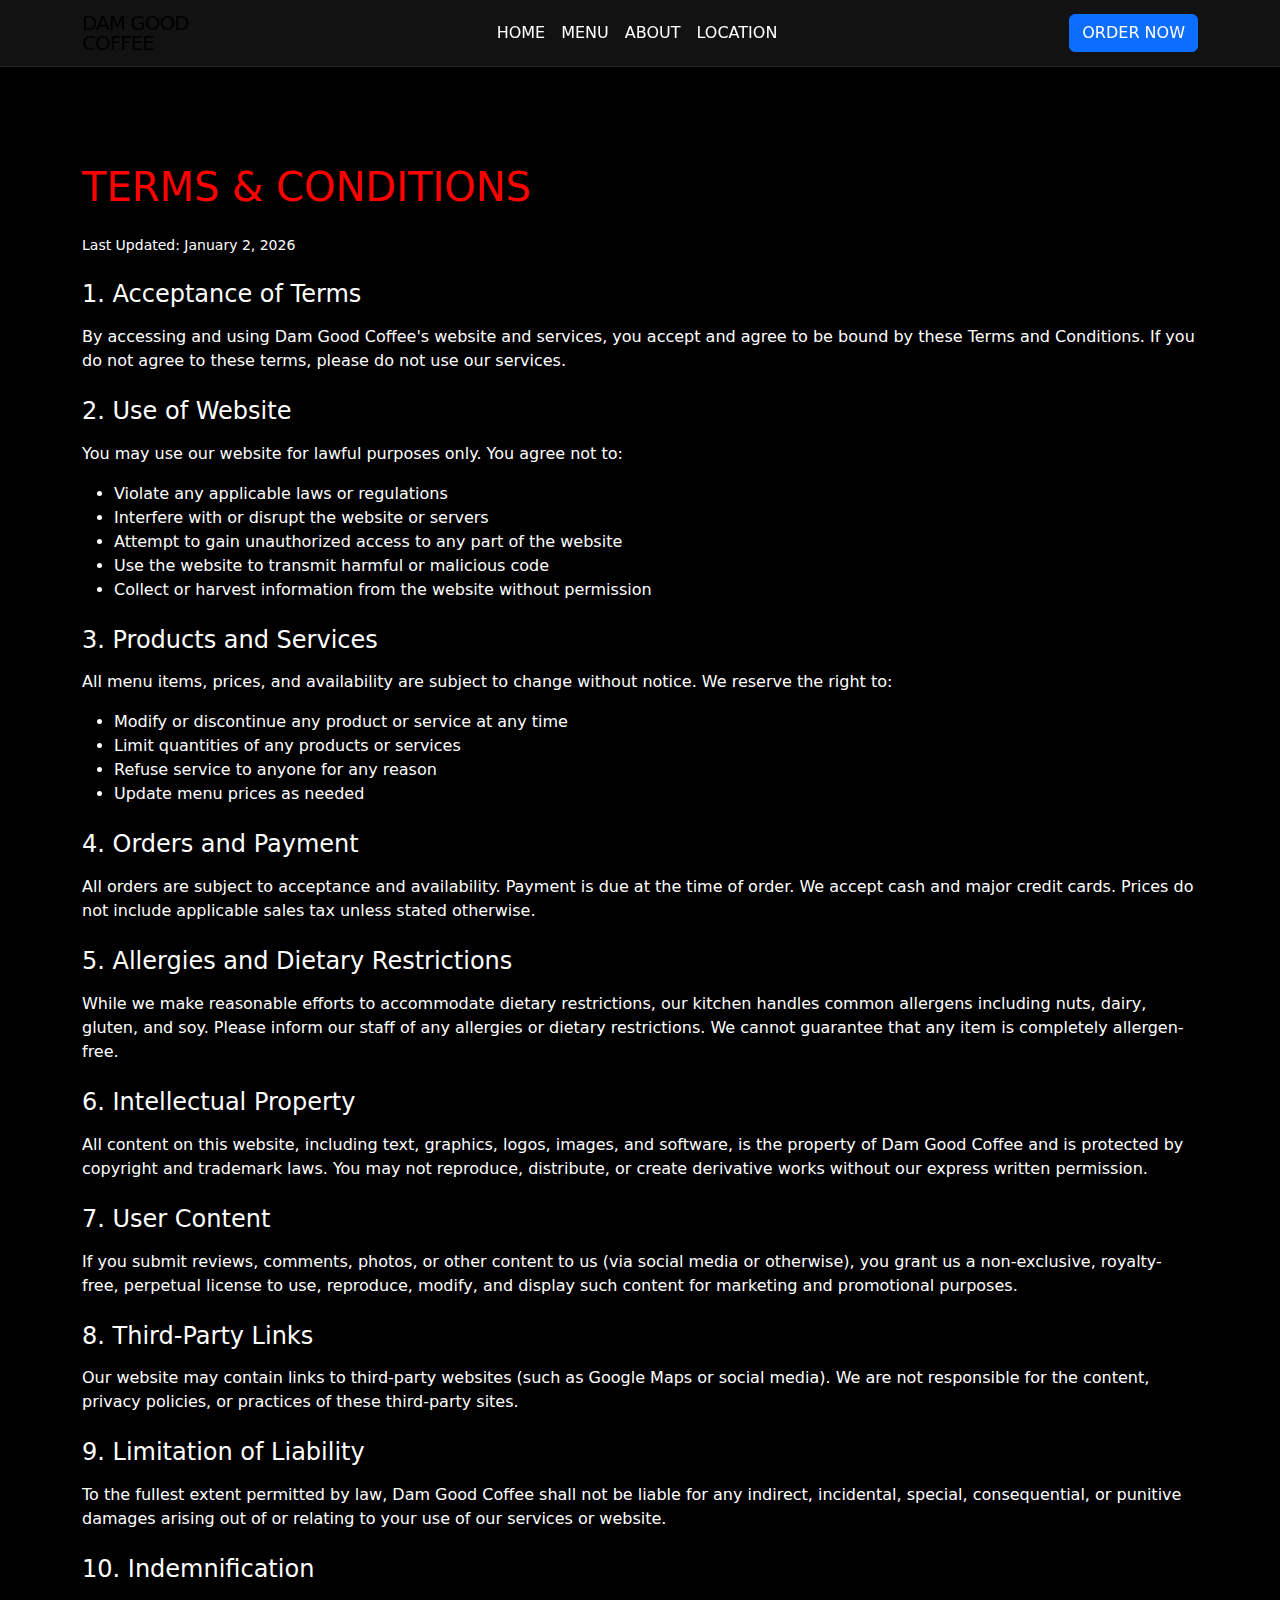
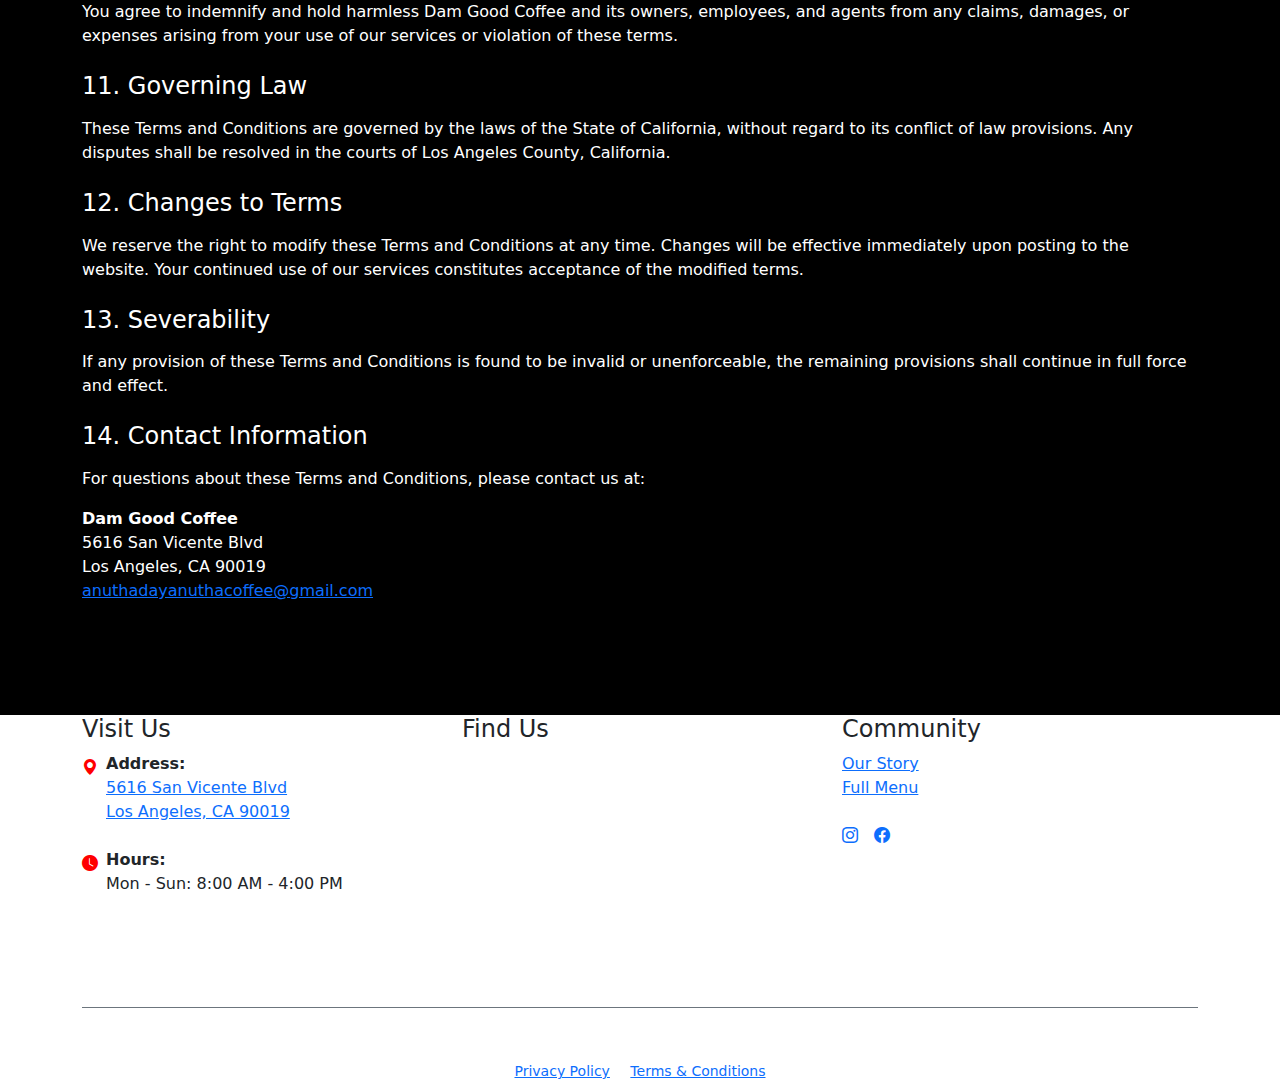
<file: terms.html>
<!DOCTYPE html>
<html lang="en">
  <head>
    <meta charset="UTF-8" />
    <meta name="viewport" content="width=device-width, initial-scale=1.0" />
    <meta http-equiv="X-UA-Compatible" content="ie=edge" />
    <title>Terms & Conditions | Dam Good Coffee</title>
    <meta
      name="description"
      content="Terms and Conditions for Dam Good Coffee. Please read these terms carefully before using our services."
    />

    <link rel="stylesheet" href="styles.css" />

    <link
      href="https://cdn.jsdelivr.net/npm/bootstrap@5.3.3/dist/css/bootstrap.min.css"
      rel="stylesheet"
      crossorigin="anonymous"
    />

    <link rel="preconnect" href="https://fonts.googleapis.com" />
    <link rel="preconnect" href="https://fonts.gstatic.com" crossorigin />
    <link
      href="https://fonts.googleapis.com/css2?family=Anton&family=Poppins:wght@600;700;800&family=Montserrat:wght@300;400;600;700&display=swap"
      rel="stylesheet"
    />

    <link
      rel="stylesheet"
      href="https://cdn.jsdelivr.net/npm/bootstrap-icons@1.11.3/font/bootstrap-icons.min.css"
    />
  </head>
  <body class="dark-mode">
    <nav class="navbar navbar-expand-lg sticky-top">
      <div class="container">
        <a class="navbar-brand logo-font" href="index.html"
          >DAM GOOD<br />COFFEE</a
        >

        <button
          class="navbar-toggler navbar-dark"
          type="button"
          data-bs-toggle="collapse"
          data-bs-target="#navbarContent"
          aria-label="Toggle navigation"
        >
          <span class="navbar-toggler-icon navbar-toggler-inverted"></span>
        </button>

        <div class="collapse navbar-collapse" id="navbarContent">
          <ul class="navbar-nav mx-auto align-items-center">
            <li class="nav-item">
              <a class="nav-link" href="index.html">Home</a>
            </li>
            <li class="nav-item">
              <a class="nav-link" href="menu.html">Menu</a>
            </li>
            <li class="nav-item">
              <a class="nav-link" href="about.html">About</a>
            </li>
            <li class="nav-item">
              <a class="nav-link" href="#contact">Location</a>
            </li>
          </ul>
          <button
            class="btn btn-primary"
            onclick="window.location.href='#contact'"
          >
            ORDER NOW
          </button>
        </div>
      </div>
    </nav>

    <section class="py-5 bg-black text-white">
      <div class="container py-5">
        <h1 class="logo-font text-red mb-4">TERMS & CONDITIONS</h1>
        <p class="text-grey small mb-4">Last Updated: January 2, 2026</p>

        <div class="legal-content">
          <h2 class="h4 text-white mt-4 mb-3">1. Acceptance of Terms</h2>
          <p class="text-grey">
            By accessing and using Dam Good Coffee's website and services, you accept and agree to be bound by 
            these Terms and Conditions. If you do not agree to these terms, please do not use our services.
          </p>

          <h2 class="h4 text-white mt-4 mb-3">2. Use of Website</h2>
          <p class="text-grey">
            You may use our website for lawful purposes only. You agree not to:
          </p>
          <ul class="text-grey">
            <li>Violate any applicable laws or regulations</li>
            <li>Interfere with or disrupt the website or servers</li>
            <li>Attempt to gain unauthorized access to any part of the website</li>
            <li>Use the website to transmit harmful or malicious code</li>
            <li>Collect or harvest information from the website without permission</li>
          </ul>

          <h2 class="h4 text-white mt-4 mb-3">3. Products and Services</h2>
          <p class="text-grey">
            All menu items, prices, and availability are subject to change without notice. We reserve the right to:
          </p>
          <ul class="text-grey">
            <li>Modify or discontinue any product or service at any time</li>
            <li>Limit quantities of any products or services</li>
            <li>Refuse service to anyone for any reason</li>
            <li>Update menu prices as needed</li>
          </ul>

          <h2 class="h4 text-white mt-4 mb-3">4. Orders and Payment</h2>
          <p class="text-grey">
            All orders are subject to acceptance and availability. Payment is due at the time of order. 
            We accept cash and major credit cards. Prices do not include applicable sales tax unless stated otherwise.
          </p>

          <h2 class="h4 text-white mt-4 mb-3">5. Allergies and Dietary Restrictions</h2>
          <p class="text-grey">
            While we make reasonable efforts to accommodate dietary restrictions, our kitchen handles common allergens 
            including nuts, dairy, gluten, and soy. Please inform our staff of any allergies or dietary restrictions. 
            We cannot guarantee that any item is completely allergen-free.
          </p>

          <h2 class="h4 text-white mt-4 mb-3">6. Intellectual Property</h2>
          <p class="text-grey">
            All content on this website, including text, graphics, logos, images, and software, is the property of 
            Dam Good Coffee and is protected by copyright and trademark laws. You may not reproduce, distribute, or 
            create derivative works without our express written permission.
          </p>

          <h2 class="h4 text-white mt-4 mb-3">7. User Content</h2>
          <p class="text-grey">
            If you submit reviews, comments, photos, or other content to us (via social media or otherwise), you grant 
            us a non-exclusive, royalty-free, perpetual license to use, reproduce, modify, and display such content 
            for marketing and promotional purposes.
          </p>

          <h2 class="h4 text-white mt-4 mb-3">8. Third-Party Links</h2>
          <p class="text-grey">
            Our website may contain links to third-party websites (such as Google Maps or social media). We are not 
            responsible for the content, privacy policies, or practices of these third-party sites.
          </p>

          <h2 class="h4 text-white mt-4 mb-3">9. Limitation of Liability</h2>
          <p class="text-grey">
            To the fullest extent permitted by law, Dam Good Coffee shall not be liable for any indirect, incidental, 
            special, consequential, or punitive damages arising out of or relating to your use of our services or website.
          </p>

          <h2 class="h4 text-white mt-4 mb-3">10. Indemnification</h2>
          <p class="text-grey">
            You agree to indemnify and hold harmless Dam Good Coffee and its owners, employees, and agents from any 
            claims, damages, or expenses arising from your use of our services or violation of these terms.
          </p>

          <h2 class="h4 text-white mt-4 mb-3">11. Governing Law</h2>
          <p class="text-grey">
            These Terms and Conditions are governed by the laws of the State of California, without regard to its 
            conflict of law provisions. Any disputes shall be resolved in the courts of Los Angeles County, California.
          </p>

          <h2 class="h4 text-white mt-4 mb-3">12. Changes to Terms</h2>
          <p class="text-grey">
            We reserve the right to modify these Terms and Conditions at any time. Changes will be effective 
            immediately upon posting to the website. Your continued use of our services constitutes acceptance 
            of the modified terms.
          </p>

          <h2 class="h4 text-white mt-4 mb-3">13. Severability</h2>
          <p class="text-grey">
            If any provision of these Terms and Conditions is found to be invalid or unenforceable, the remaining 
            provisions shall continue in full force and effect.
          </p>

          <h2 class="h4 text-white mt-4 mb-3">14. Contact Information</h2>
          <p class="text-grey">
            For questions about these Terms and Conditions, please contact us at:
          </p>
          <p class="text-grey">
            <strong>Dam Good Coffee</strong><br />
            5616 San Vicente Blvd<br />
            Los Angeles, CA 90019<br />
            <a href="mailto:anuthadayanuthacoffee@gmail.com" class="contact-link">anuthadayanuthacoffee@gmail.com</a>
          </p>
        </div>
      </div>
    </section>

    <footer id="contact" class="footer-section">
      <div class="container">
        <div class="row gy-5">
          <div class="col-md-4">
            <h4 class="footer-heading logo-font">Visit Us</h4>
            <ul class="list-unstyled">
              <li class="mb-4">
                <div class="d-flex align-items-start">
                  <i class="bi bi-geo-alt-fill me-2 mt-1 text-red"></i>
                  <div>
                    <strong>Address:</strong><br />
                    <a href="#" class="contact-link">
                      5616 San Vicente Blvd<br />
                      Los Angeles, CA 90019
                    </a>
                  </div>
                </div>
              </li>
              <li class="mb-3">
                <div class="d-flex align-items-start">
                  <i class="bi bi-clock-fill me-2 mt-1 text-red"></i>
                  <div>
                    <strong>Hours:</strong><br />
                    Mon - Sun: 8:00 AM - 4:00 PM
                  </div>
                </div>
              </li>
            </ul>
          </div>

          <div class="col-md-4">
            <h4 class="footer-heading logo-font">Find Us</h4>
            <iframe
              class="map-container map-iframe"
              src="https://www.google.com/maps/embed?pb=!1m18!1m12!1m3!1d3305.6!2d-118.3!3d34.0!2m3!1f0!2f0!3f0!3m2!1i1024!2i768!4f13.1!3m3!1m2!1s0x0%3A0x0!2zMzTCsDAzJzE4LjAiTiAxMTjCsDIxJzEwLjAiVw!5e0!3m2!1sen!2sus!4v1234567890"
              width="100%"
              height="200"
              title="Dam Good Coffee Location Map"
              allowfullscreen=""
              loading="lazy"
            >
            </iframe>
          </div>

          <div class="col-md-4">
            <h4 class="footer-heading logo-font">Community</h4>
            <ul class="list-unstyled mb-4">
              <li><a href="about.html" class="footer-link">Our Story</a></li>
              <li><a href="menu.html" class="footer-link">Full Menu</a></li>
            </ul>

            <div class="mt-4 d-flex gap-3 social-icons">
              <a href="https://www.instagram.com/damgoodcoffee_/?hl=en" target="_blank" rel="noopener" aria-label="Visit our Instagram"><i class="bi bi-instagram"></i></a>
              <a href="https://www.facebook.com/littleamsterdamcoffee/" target="_blank" rel="noopener" aria-label="Visit our Facebook"><i class="bi bi-facebook"></i></a>
            </div>
          </div>
        </div>
        <div class="text-center mt-5 pt-4 border-top border-secondary">
          <p class="small text-white-50 mb-2">© 2025 Dam Good Coffee.</p>
          <div class="small">
            <a href="privacy-policy.html" class="footer-link me-3">Privacy Policy</a>
            <a href="terms.html" class="footer-link">Terms & Conditions</a>
          </div>
        </div>
      </div>
    </footer>

    <script
      src="https://cdn.jsdelivr.net/npm/bootstrap@5.3.3/dist/js/bootstrap.bundle.min.js"
      crossorigin="anonymous"
    ></script>
  </body>
</html>
</file>
<file: styles.css>
/* =========================================
   CORE STYLES (STREETWEAR VIBE)
   ========================================= */
:root {
  --bg-black: #050505;
  --brand-red: #ff0000;
  --text-white: #ffffff;
}

body {
  font-family: "Montserrat", sans-serif;
  background-color: var(--bg-black);
  color: var(--text-white);
  overflow-x: hidden;
}

a {
  text-decoration: none;
  color: inherit;
}

/* TYPOGRAPHY */
.font-display {
  font-family: "Anton", sans-serif;
  text-transform: uppercase;
  letter-spacing: 2px;
}

.text-red {
  color: var(--brand-red) !important;
}

/* NAVIGATION */
.navbar {
  background-color: rgba(5, 5, 5, 0.95);
  backdrop-filter: blur(10px);
  border-bottom: 1px solid #222;
  padding: 20px 0;
}

.navbar-brand {
  font-size: 2.5rem;
  line-height: 1;
  letter-spacing: -1px;
}

.nav-link {
  font-weight: 700;
  font-size: 0.9rem;
  text-transform: uppercase;
  color: #fff !important;
  position: relative;
}

.nav-link::after {
  content: "";
  position: absolute;
  width: 0;
  height: 2px;
  background: var(--brand-red);
  bottom: 0;
  left: 0;
  transition: width 0.3s;
}

.nav-link:hover::after {
  width: 100%;
}

/* HERO SECTION */
.hero-section {
  height: 90vh;
  position: relative;
  overflow: hidden;
  display: flex;
  align-items: center;
  background: linear-gradient(rgba(0, 0, 0, 0.5), rgba(0, 0, 0, 0.5)),
    url("https://s3-media0.fl.yelpcdn.com/bphoto/lKNO7-SA-Gdgsmv5-r0kCg/o.jpg");
  background-size: cover;
  background-position: center;
}

.hero-title {
  font-size: 6rem;
  line-height: 0.9;
  margin-bottom: 20px;
  text-shadow: 2px 2px 0px #000;
}

@media (max-width: 768px) {
  .hero-title {
    font-size: 3.5rem;
  }
}

.btn-hype {
  background-color: var(--brand-red);
  color: #fff;
  font-family: "Anton", sans-serif;
  text-transform: uppercase;
  font-size: 1.2rem;
  padding: 15px 40px;
  border: none;
  clip-path: polygon(10% 0, 100% 0, 100% 100%, 0 100%, 0 20%);
  transition: transform 0.2s, background-color 0.2s;
}

.btn-hype:hover {
  transform: scale(1.05);
  background-color: #fff;
  color: #000;
}

/* MARQUEE */
.marquee-wrapper {
  background: var(--brand-red);
  color: #fff;
  padding: 15px 0;
  overflow: hidden;
  white-space: nowrap;
  border-top: 2px solid #fff;
  border-bottom: 2px solid #fff;
}

.marquee-content {
  display: inline-block;
  animation: marquee 20s linear infinite;
  font-family: "Anton", sans-serif;
  font-size: 2rem;
}

@keyframes marquee {
  0% {
    transform: translateX(0);
  }
  100% {
    transform: translateX(-50%);
  }
}

/* SHOP CARDS (UPDATED: No more B&W) */
.product-card {
  background: #111;
  border: 1px solid #333;
  position: relative;
  overflow: hidden; /* Ensures zoom doesn't break layout */
  transition: all 0.3s;
}

.product-card:hover {
  border-color: var(--brand-red);
}

.product-img {
  width: 100%;
  height: 350px;
  object-fit: cover;
  /* Removed the filter: grayscale(100%); line */
  transition: transform 0.5s ease;
}

.product-card:hover .product-img {
  transform: scale(1.05); /* Slight zoom on hover instead */
}

.sold-out-badge {
  position: absolute;
  top: 10px;
  right: 10px;
  background: var(--brand-red);
  color: white;
  padding: 5px 10px;
  font-weight: bold;
  font-size: 0.8rem;
  text-transform: uppercase;
  z-index: 2;
}

/* VIDEO FEED (UPDATED) */
.video-card {
  height: 450px; /* Taller for TikTok style ratio */
  position: relative;
  overflow: hidden;
  background: #000;
  border: 1px solid #222;
}

.video-card video {
  width: 100%;
  height: 100%;
  object-fit: cover;
  opacity: 0.7; /* Slight dim so text pops */
  transition: opacity 0.3s;
}

.video-card:hover video {
  opacity: 1; /* Brighten on hover */
}

.social-overlay {
  position: absolute;
  top: 0;
  left: 0;
  width: 100%;
  height: 100%;
  display: flex;
  align-items: center;
  justify-content: center;
  pointer-events: none; /* Lets clicks pass through if needed */
  z-index: 2;
}
/* =========================================
   SHOP SPECIFIC STYLES
   ========================================= */

/* Smaller Hero for Shop Pages */
.shop-hero {
  background: linear-gradient(rgba(0, 0, 0, 0.7), rgba(0, 0, 0, 0.7)),
    url("https://images.unsplash.com/photo-1441986300917-64674bd600d8?ixlib=rb-1.2.1&auto=format&fit=crop&w=1350&q=80");
  background-size: cover;
  background-position: center;
  height: 40vh;
  display: flex;
  align-items: center;
  justify-content: center;
  margin-bottom: 20px;
}

/* Filter Buttons */
.btn-filter {
  border: 1px solid #333;
  color: #888;
  font-family: "Anton", sans-serif;
  text-transform: uppercase;
  letter-spacing: 1px;
  border-radius: 0;
  padding: 8px 20px;
  white-space: nowrap;
  transition: all 0.2s;
}

.btn-filter:hover {
  border-color: #fff;
  color: #fff;
}

.btn-filter.active {
  background-color: var(--brand-red);
  color: #fff;
  border-color: var(--brand-red);
}

/* Ensure filter bar doesn't get hidden under navbar */
.sticky-filter {
  position: sticky;
  top: 80px; /* Adjust based on navbar height */
  z-index: 10;
  background-color: var(--bg-black);
  border-bottom: 1px solid #1a1a1a;
}
/* =========================================
   BREW / MENU PAGE STYLES
   ========================================= */

.brew-hero {
  background: linear-gradient(rgba(0, 0, 0, 0.6), rgba(0, 0, 0, 0.6)),
    url("https://images.unsplash.com/photo-1495474472287-4d71bcdd2085?ixlib=rb-1.2.1&auto=format&fit=crop&w=1950&q=80");
  background-size: cover;
  background-position: center;
  height: 50vh;
  display: flex;
  align-items: center;
  justify-content: center;
}

.menu-item-row {
  display: flex;
  justify-content: space-between;
  align-items: flex-start;
  border-bottom: 1px dashed #333; /* Industrial dashed line */
  padding-bottom: 15px;
  margin-bottom: 20px;
}

.menu-name {
  font-weight: 700;
  font-size: 1.1rem;
  color: #fff;
  display: block;
}

.menu-desc {
  font-size: 0.85rem;
  color: #888;
  margin-bottom: 0;
  font-weight: 400;
}

.menu-price {
  font-family: "Anton", sans-serif;
  color: var(--brand-red);
  font-size: 1.2rem;
  letter-spacing: 1px;
}
/* =========================================
   ORDER / MENU SPECIFIC STYLES
   ========================================= */

.order-item-card {
  background: #111;
  border: 1px solid #333;
  transition: all 0.2s;
}

.order-item-card:hover {
  border-color: var(--brand-red);
  background: #161616;
}

.order-img {
  width: 100px;
  height: 100px;
  background-size: cover;
  background-position: center;
  border-right: 1px solid #333;
}

/* Sticky Cart for Desktop */
.sticky-cart {
  background: #111;
  border: 1px solid var(--brand-red); /* Highlight the cart */
  position: sticky;
  top: 100px; /* Space from top of browser */
}

/* Make cart stick to bottom on mobile */
@media (max-width: 991px) {
  .sticky-cart {
    position: fixed;
    bottom: 0;
    left: 0;
    width: 100%;
    z-index: 1000;
    border-top: 2px solid var(--brand-red);
    border-left: none;
    border-right: none;
    border-bottom: none;
  }

  /* Push content up so it doesn't get hidden behind cart on mobile */
  body {
    padding-bottom: 300px;
  }
}
.hover-white:hover {
    color: #fff !important;
}
</file>
